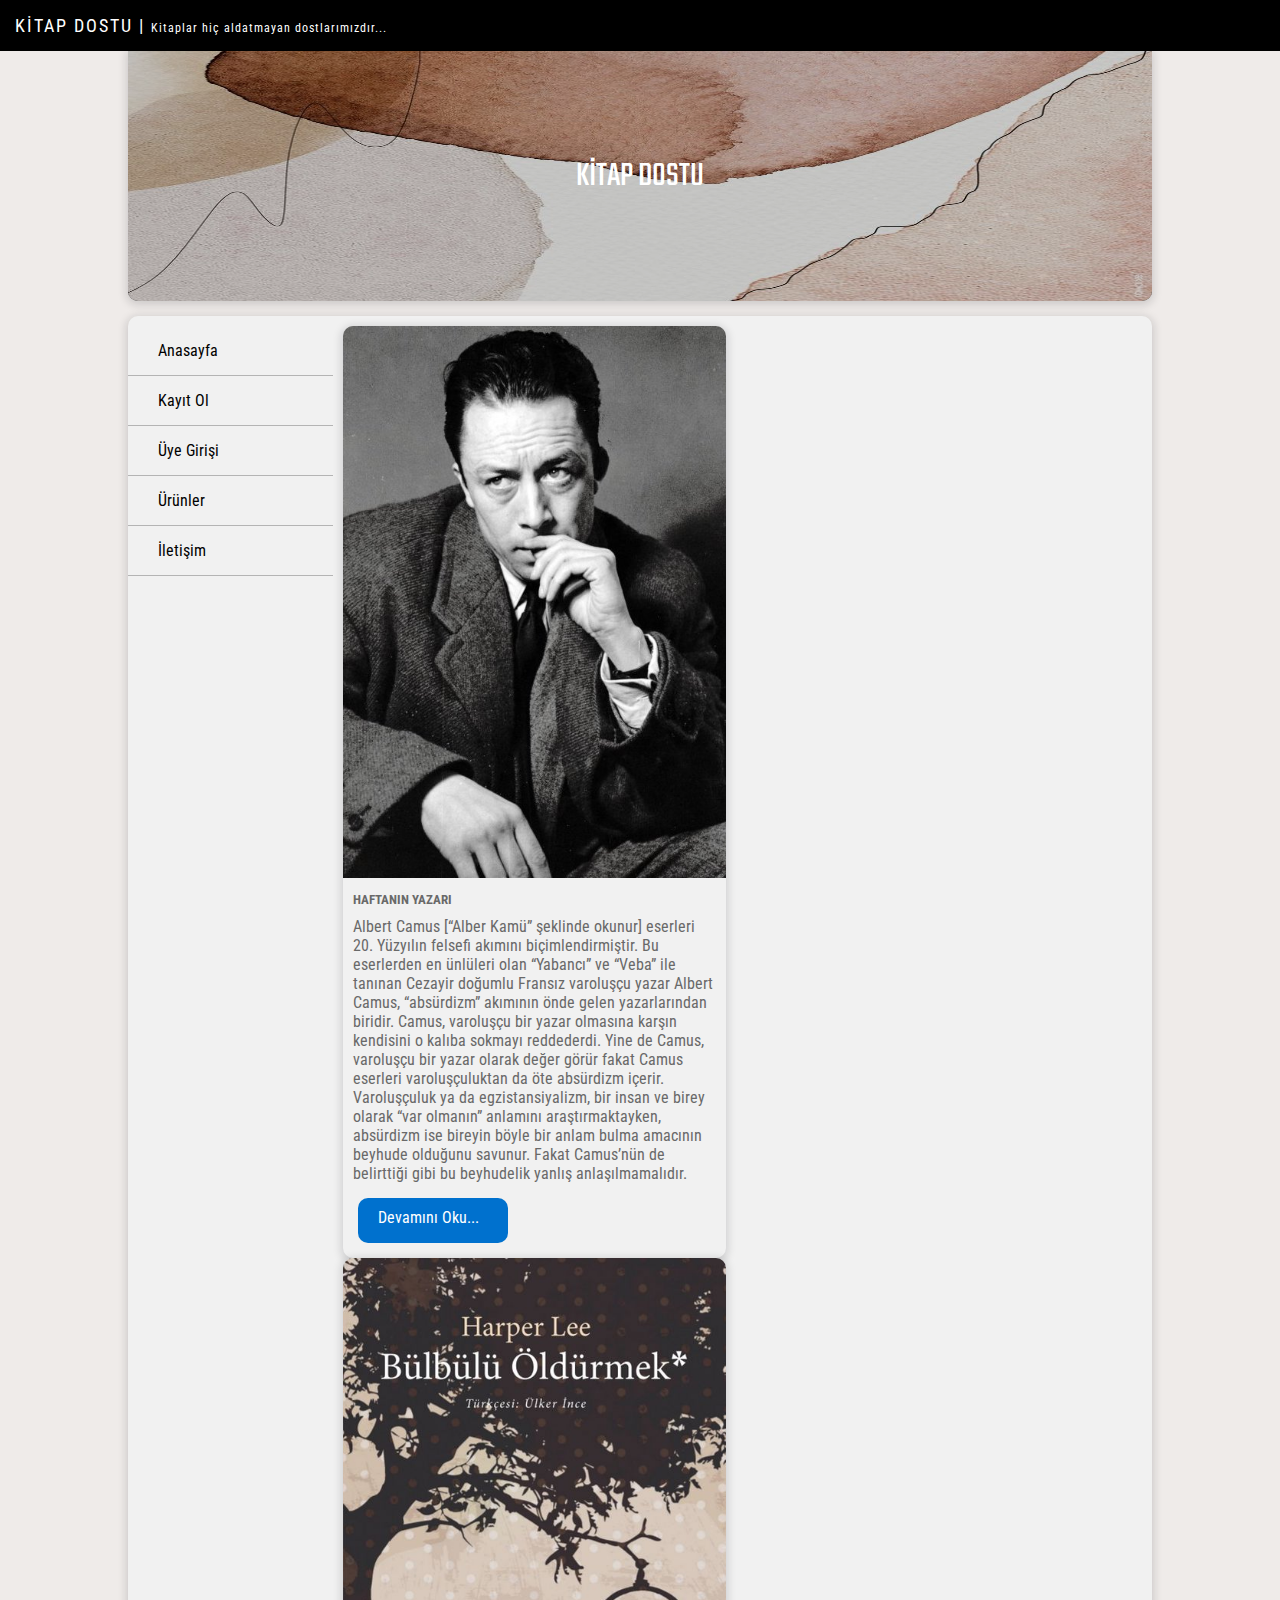
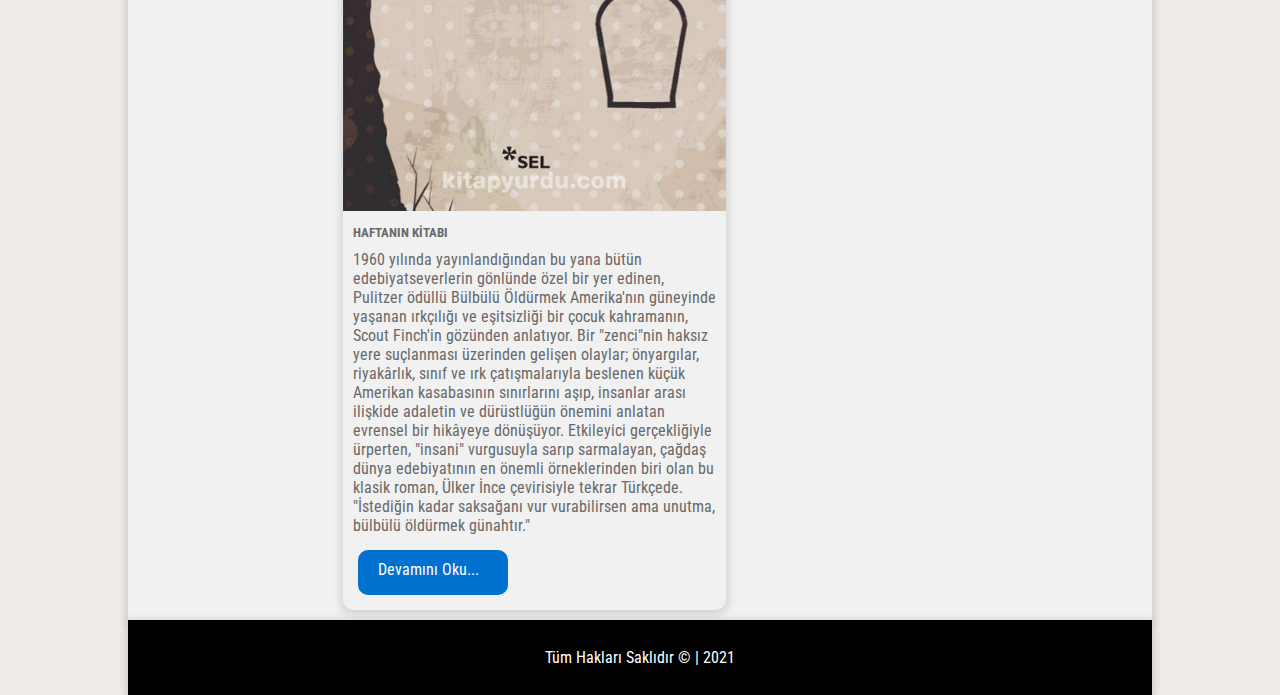
<file: index.html>
<!DOCTYPE html>
<html lang="en">
<head>
    <meta charset="UTF-8">
    <title>Anasayfa</title>
    <link rel="stylesheet" href="style.css">
    
    <link rel="preconnect" href="https://fonts.gstatic.com"> 
<link href="https://fonts.googleapis.com/css2?family=Roboto+Condensed:wght@300&display=swap" rel="stylesheet">
<link rel="stylesheet" href="https://use.fontawesome.com/releases/v5.0.13/css/all.css" integrity="sha384-DNOHZ68U8hZfKXOrtjWvjxusGo9WQnrNx2sqG0tfsghAvtVlRW3tvkXWZh58N9jp" crossorigin="anonymous">
<link rel="preconnect" href="https://fonts.gstatic.com"> 
<link rel="preconnect" href="https://fonts.gstatic.com"> 
<link href="https://fonts.googleapis.com/css2?family=Raleway&family=Teko:wght@300&display=swap" rel="stylesheet">

</head>
<body>
    
    <div id="social">
        <font> KİTAP DOSTU | <span>Kitaplar hiç aldatmayan dostlarımızdır...</span> </font>
    <i class="fas fa-search"></i>
    <i class="fab fa-facebook"></i>
    <i class="fab fa-instagram"></i>
    <i class="fab fa-twitter"></i>
    <i class="fab fa-google"></i>
    
    </div>
    
    <div id="container">
        
        <header>
        <img id= "headerResim" src="img/anasayfa.jpg" alt="">
        <div id="centered">KİTAP DOSTU</div></header>
        
        <section>
           
            <nav>
                <ul>
                    <li><a href="index.html"><i class="fas fa-home"></i>Anasayfa</a>
                    </li>
                    <li>
                        <a href="kayitol.html"><i class="fas fa-users"></i>Kayıt Ol</a>
                    </li>
                    <li>
                        <a href="uyegirisi.html"><i class="fas fa-user"></i>Üye Girişi</a>
                    </li>
                    <li>
                        <a href="urunler.html"><i class="fas fa-shopping-basket"></i>Ürünler</a>
                    </li>
                    <li>
                        <a href="iletisim.html"><i class="far fa-address-book"></i>İletişim</a>
                    </li>
                </ul>
                
                
            </nav>
            
            <main>
                <div class="icerik">
                    
                    <img src="img/haftaninyazari.jpg" alt="" class="rsm">
                    
                    <h5>HAFTANIN YAZARI</h5>
                    <p class="icerikText">Albert Camus [“Alber Kamü” şeklinde okunur] eserleri 20. Yüzyılın felsefi akımını biçimlendirmiştir. Bu eserlerden en ünlüleri olan “Yabancı” ve “Veba” ile tanınan Cezayir doğumlu Fransız varoluşçu yazar Albert Camus, “absürdizm” akımının önde gelen yazarlarından biridir. Camus, varoluşçu bir yazar olmasına karşın kendisini o kalıba sokmayı reddederdi. Yine de Camus, varoluşçu bir yazar olarak değer görür fakat Camus eserleri varoluşçuluktan da öte absürdizm içerir. Varoluşçuluk ya da egzistansiyalizm, bir insan ve birey olarak “var olmanın” anlamını araştırmaktayken, absürdizm ise bireyin böyle bir anlam bulma amacının beyhude olduğunu savunur. Fakat Camus’nün de belirttiği gibi bu beyhudelik yanlış anlaşılmamalıdır. </p>
                    
                    <a href="#" class="btnDevam">Devamını Oku...</a>
                    
                    
                    
                </div>
                
                <div class="icerik">
                    
                    <img src="img/haftaninkitabi.jpeg" alt="" class="rsm">
                    
                    <h5>HAFTANIN KİTABI</h5>
                    <p class="icerikText">1960 yılında yayınlandığından bu yana bütün edebiyatseverlerin gönlünde özel bir yer edinen, Pulitzer ödüllü Bülbülü Öldürmek Amerika'nın güneyinde yaşanan ırkçılığı ve eşitsizliği bir çocuk kahramanın, Scout Finch'in gözünden anlatıyor. Bir "zenci"nin haksız yere suçlanması üzerinden gelişen olaylar; önyargılar, riyakârlık, sınıf ve ırk çatışmalarıyla beslenen küçük Amerikan kasabasının sınırlarını aşıp, insanlar arası ilişkide adaletin ve dürüstlüğün önemini anlatan evrensel bir hikâyeye dönüşüyor. Etkileyici gerçekliğiyle ürperten, "insani" vurgusuyla sarıp sarmalayan, çağdaş dünya edebiyatının en önemli örneklerinden biri olan bu klasik roman, Ülker İnce çevirisiyle tekrar Türkçede. 
"İstediğin kadar saksağanı vur vurabilirsen ama unutma, bülbülü öldürmek günahtır."</p>
                    
                    <a href="#" class="btnDevam">Devamını Oku...</a>
                    
                    
                    
                </div>
                
                
                
            </main>
            
        </section>
        
        <footer>Tüm Hakları Saklıdır &copy; | 2021</footer>
        
        
    </div>
        
</body>
</html>
</file>
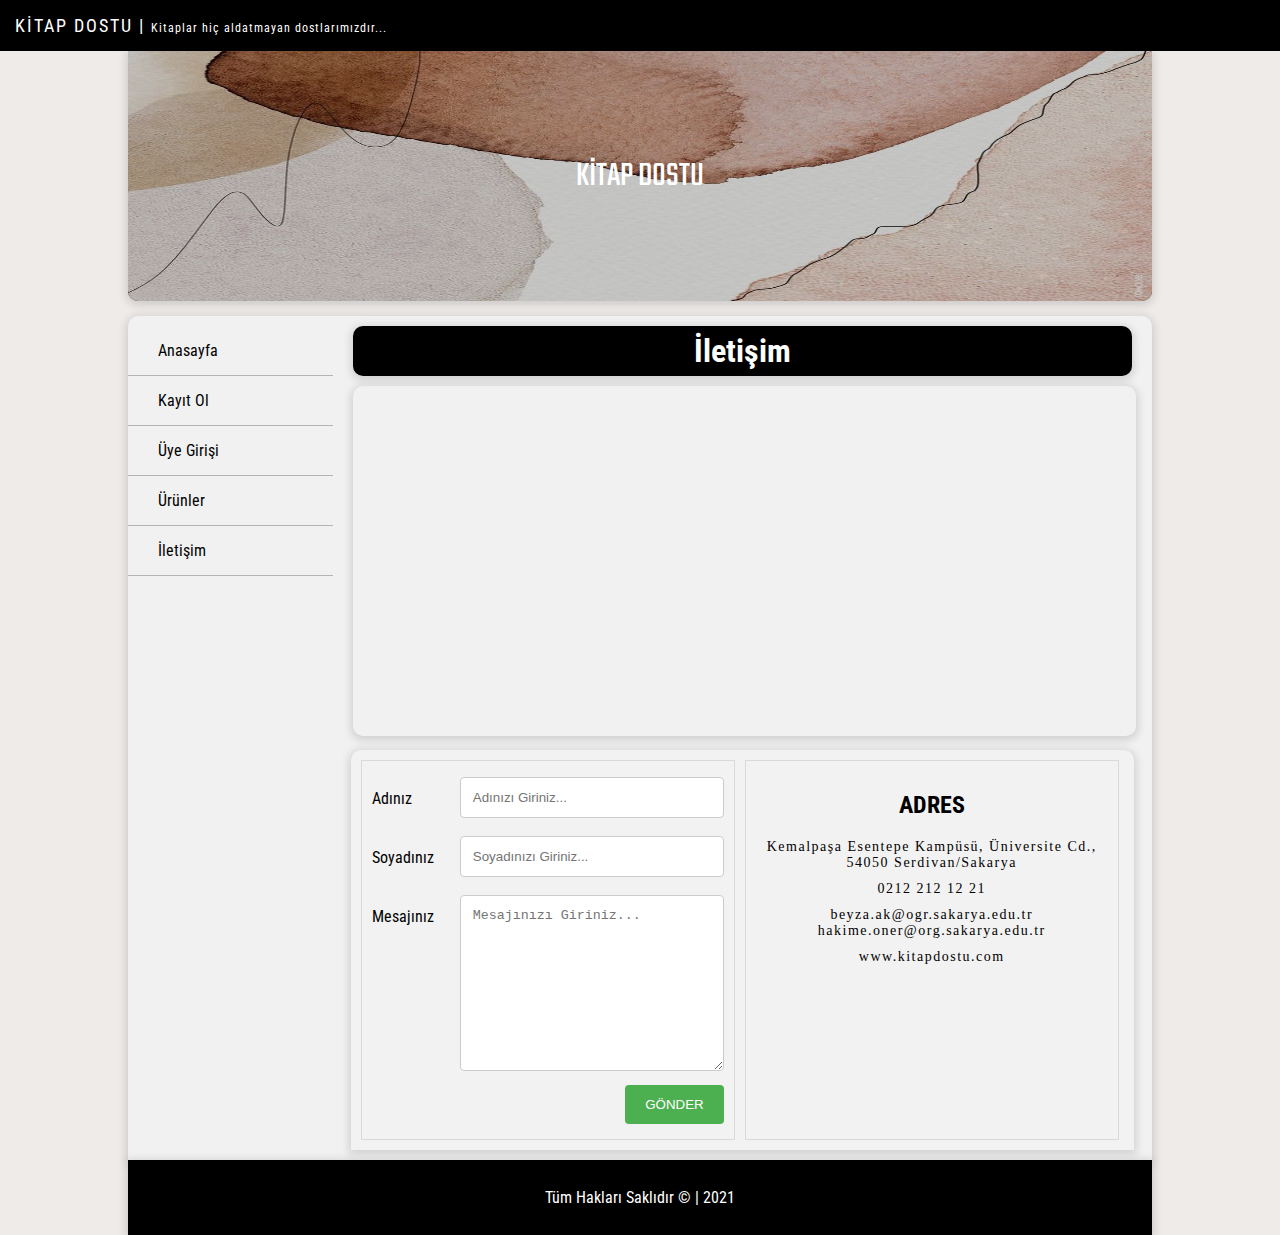
<file: iletisim.html>
<!DOCTYPE html>
<html lang="en">
<head>
    <meta charset="UTF-8">
    <title>İletişim</title>
    <link rel="stylesheet" href="style.css">
    
    <link rel="preconnect" href="https://fonts.gstatic.com"> 
<link href="https://fonts.googleapis.com/css2?family=Roboto+Condensed:wght@300&display=swap" rel="stylesheet">
<link rel="stylesheet" href="https://use.fontawesome.com/releases/v5.0.13/css/all.css" integrity="sha384-DNOHZ68U8hZfKXOrtjWvjxusGo9WQnrNx2sqG0tfsghAvtVlRW3tvkXWZh58N9jp" crossorigin="anonymous">
<link rel="preconnect" href="https://fonts.gstatic.com"> 
<link rel="preconnect" href="https://fonts.gstatic.com"> 
<link href="https://fonts.googleapis.com/css2?family=Raleway&family=Teko:wght@300&display=swap" rel="stylesheet">

</head>
<body>
    
    <div id="social">
        <font> KİTAP DOSTU | <span>Kitaplar hiç aldatmayan dostlarımızdır...</span> </font>
    <i class="fas fa-search"></i>
    <i class="fab fa-facebook"></i>
    <i class="fab fa-instagram"></i>
    <i class="fab fa-twitter"></i>
    <i class="fab fa-google"></i>
    
    </div>
    
    <div id="container">
        
        <header>
        <img id= "headerResim" src="img/anasayfa.jpg" alt="">
        <div id="centered">KİTAP DOSTU</div></header>
        
        <section>
           
            <nav>
                <ul>
                    <li><a href="index.html"><i class="fas fa-home"></i>Anasayfa</a>
                    </li>
                    <li>
                        <a href="kayitol.html"><i class="fas fa-users"></i>Kayıt Ol</a>
                    </li>
                    <li>
                        <a href="uyegirisi.html"><i class="fas fa-user"></i>Üye Girişi</a>
                    </li>
                    <li>
                        <a href="urunler.html"><i class="fas fa-shopping-basket"></i>Ürünler</a>
                    </li>
                    <li>
                        <a href="iletisim.html"><i class="far fa-address-book"></i>İletişim</a>
                    </li>
                </ul>
                
                
            </nav>
            
            <main>
                
                <h1>İletişim</h1>
                
                <iframe src="https://www.google.com/maps/embed?pb=!1m18!1m12!1m3!1d48361.459818998985!2d30.347188925016564!3d40.74901913190882!2m3!1f0!2f0!3f0!3m2!1i1024!2i768!4f13.1!3m3!1m2!1s0x14ccb2fad58e639f%3A0xb84f12f8c14f1221!2sSakarya!5e0!3m2!1str!2str!4v1610004526432!5m2!1str!2str" width="" height="" frameborder="0" style="border:0;" allowfullscreen="" aria-hidden="false" tabindex="0"></iframe>
                
                <section class="section1">
                    
                    <div class="form">
                        
                        <div class="row">
                            
                            <div class="col25">
                                <label for="">Adınız</label>
                            </div>
                            
                            <div class="col75">
                                <input type="text" placeholder="Adınızı Giriniz...">
                            </div>
                            
                        </div>
                        
                        <div class="row">
                            
                            <div class="col25">
                                <label for="">Soyadınız</label>
                            </div>
                            
                            <div class="col75">
                                <input type="text" placeholder="Soyadınızı Giriniz...">
                            </div>
                            
                        </div>
                        
                        <div class="row">
                            
                            <div class="col25">
                                <label for="">Mesajınız</label>
                            </div>
                            
                            <div class="col75">
                                <textarea name="" id="" cols="30" rows="10" placeholder="Mesajınızı Giriniz..."></textarea>
                            </div>
                            
                        </div>
                        
                        <div class="row">
                            
                            <input type="submit" value="GÖNDER">
                            
                        </div>
                    </div>
                    
                    
                    <div class="adres">
                        
                        <h2>ADRES</h2>
                        
                        <span class="span1">
                            Kemalpaşa Esentepe Kampüsü, Üniversite Cd., 54050 Serdivan/Sakarya
                        </span>
                        
                        <span class="span1">
                            0212 212 12 21
                        </span>
                        
                        <span class="span1">
                            beyza.ak@ogr.sakarya.edu.tr  hakime.oner@org.sakarya.edu.tr
			    
                        </span>
                        
                        
                        <span class="span1">
                            www.kitapdostu.com
                        </span>
                    
                    </div>
                </section>
            </main>
            
        </section>
        
        <footer>Tüm Hakları Saklıdır &copy; | 2021</footer>
        
        
    </div>
        
</body>
</html>
</file>
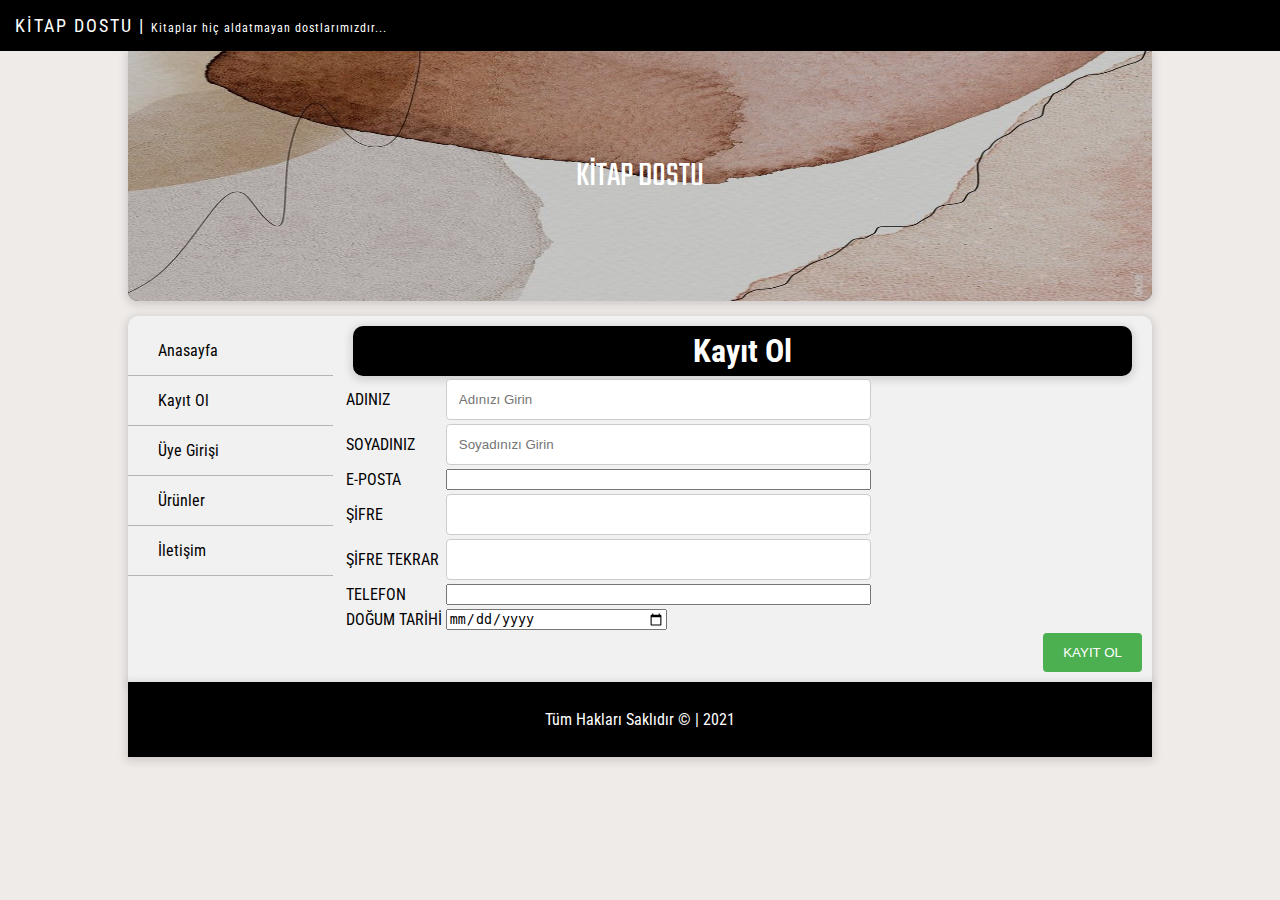
<file: kayitol.html>
<!DOCTYPE html>
<html lang="en">
<head>
    <meta charset="UTF-8">
    <title>İletişim</title>
    <link rel="stylesheet" href="style.css">
    
    <link rel="preconnect" href="https://fonts.gstatic.com"> 
<link href="https://fonts.googleapis.com/css2?family=Roboto+Condensed:wght@300&display=swap" rel="stylesheet">
<link rel="stylesheet" href="https://use.fontawesome.com/releases/v5.0.13/css/all.css" integrity="sha384-DNOHZ68U8hZfKXOrtjWvjxusGo9WQnrNx2sqG0tfsghAvtVlRW3tvkXWZh58N9jp" crossorigin="anonymous">
<link rel="preconnect" href="https://fonts.gstatic.com"> 
<link rel="preconnect" href="https://fonts.gstatic.com"> 
<link href="https://fonts.googleapis.com/css2?family=Raleway&family=Teko:wght@300&display=swap" rel="stylesheet">

</head>
<body>
    
    <div id="social">
        <font> KİTAP DOSTU | <span>Kitaplar hiç aldatmayan dostlarımızdır...</span> </font>
    <i class="fas fa-search"></i>
    <i class="fab fa-facebook"></i>
    <i class="fab fa-instagram"></i>
    <i class="fab fa-twitter"></i>
    <i class="fab fa-google"></i>
    
    </div>
    
    <div id="container">
        
        <header>
        <img id= "headerResim" src="img/anasayfa.jpg" alt="">
        <div id="centered">KİTAP DOSTU</div></header>
        
        <section>
           
            <nav>
                <ul>
                    <li><a href="index.html"><i class="fas fa-home"></i>Anasayfa</a>
                    </li>
                    <li>
                        <a href="kayitol.html"><i class="fas fa-users"></i>Kayıt Ol</a>
                    </li>
                    <li>
                        <a href="uyegirisi.html"><i class="fas fa-user"></i>Üye Girişi</a>
                    </li>
                    <li>
                        <a href="urunler.html"><i class="fas fa-shopping-basket"></i>Ürünler</a>
                    </li>
                    <li>
                        <a href="iletisim.html"><i class="far fa-address-book"></i>İletişim</a>
                    </li>
                </ul>
                
                
            </nav>
            
            <main>
                
                <h1>Kayıt Ol</h1>
                <table border="0">
<tr>

<td>ADINIZ</td>
<td>
<input type="text" name="" placeholder="Adınızı Girin" size="40" required/>
</td>
</tr>
<tr>

<td>SOYADINIZ</td>
<td>
<input type="text" name="" placeholder="Soyadınızı Girin" size="40" required/>
</td>
</tr>
<tr>

<td>E-POSTA</td>
<td>
<input type="email" name="" size="50" required/>
</td>
</tr>
<tr>

<td>ŞİFRE</td>
<td>
<input type="password" name="" size="40" required/>
</td>
</tr>
<tr>

<td>ŞİFRE TEKRAR</td>
<td>
<input type="password" name="" size="40" required/>
</td>
</tr>
<tr>

<td>TELEFON</td>
<td>
<input type="tel" name="" size="50" required/>
</td>
</tr>

<tr>
		
<td>DOĞUM TARİHİ</td>
<td>
<input type="date" name="" style="width:52%" size="50" required/>
</td>
</tr>
       
</table>
               <input type="submit" value="KAYIT OL">
                
            </main>
            
        </section>
        
        <footer>Tüm Hakları Saklıdır &copy; | 2021</footer>
        
        
    </div>
        
</body>
</html>
</file>
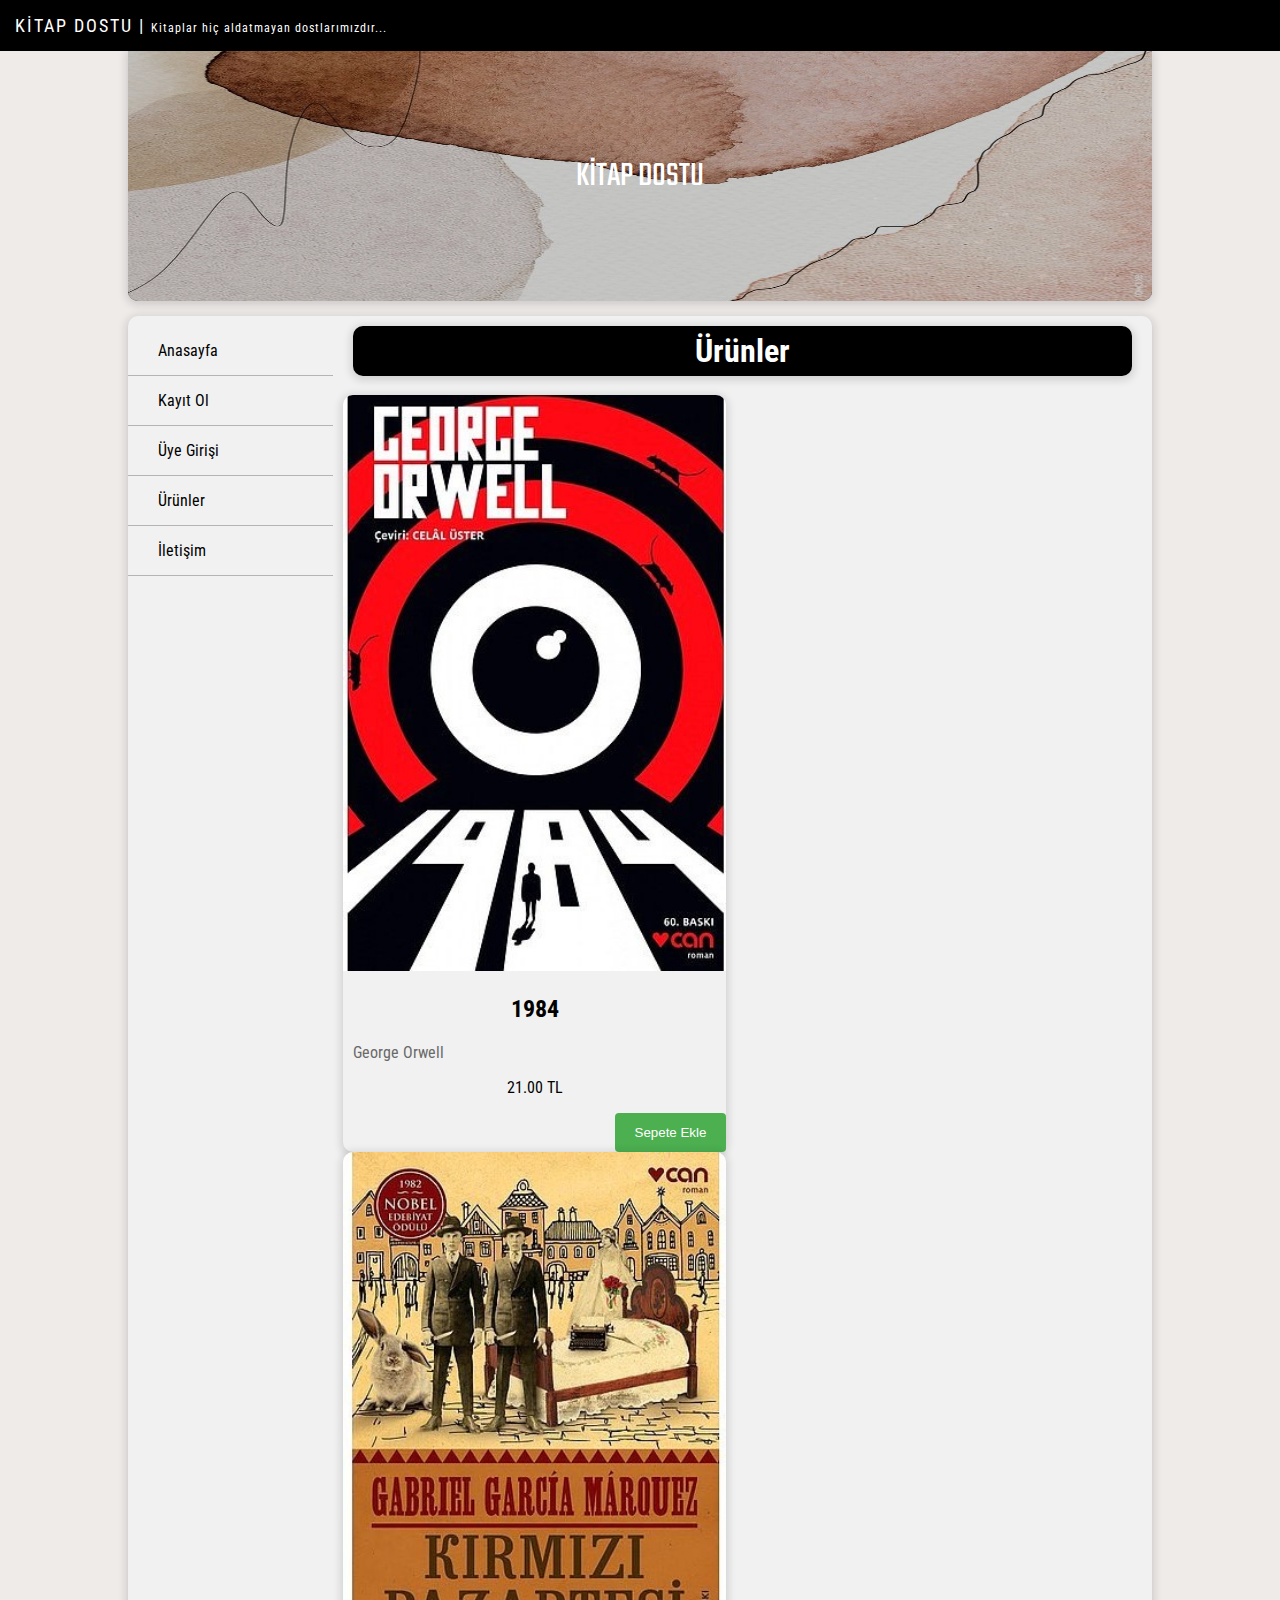
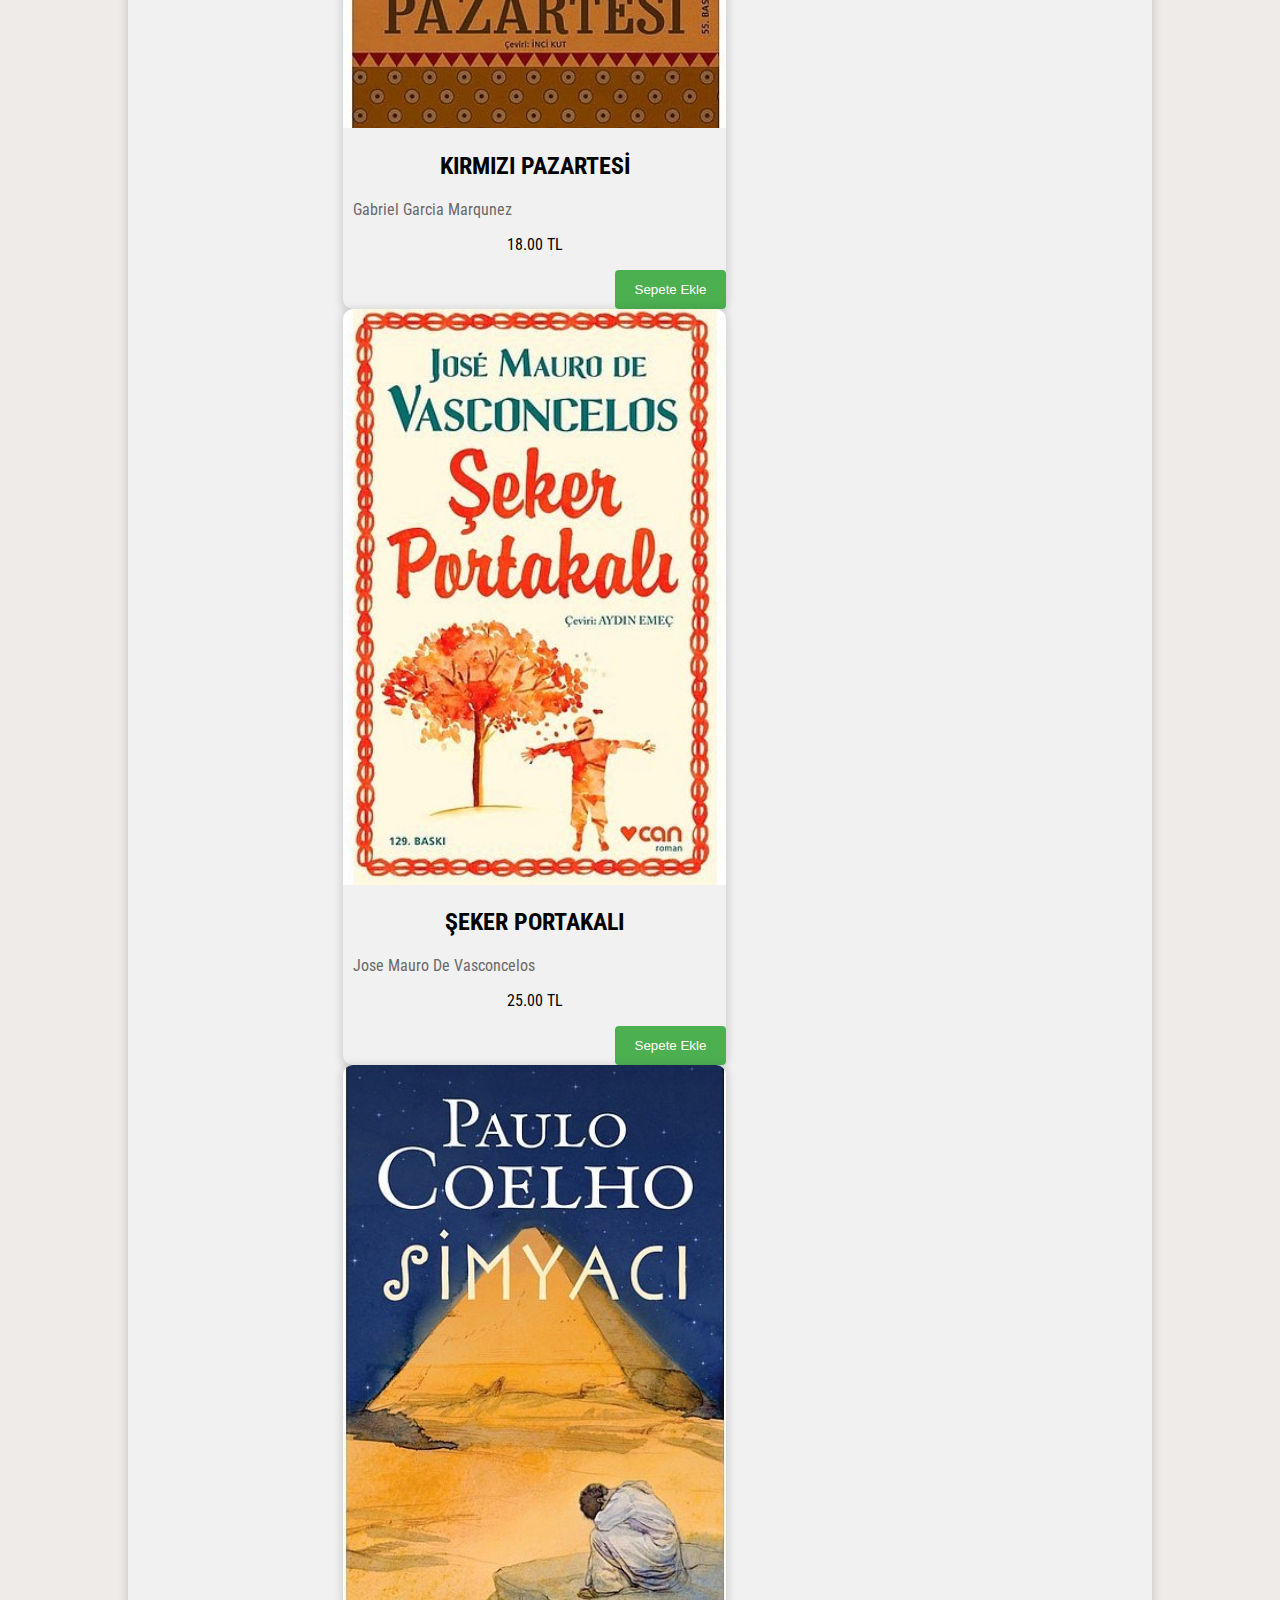
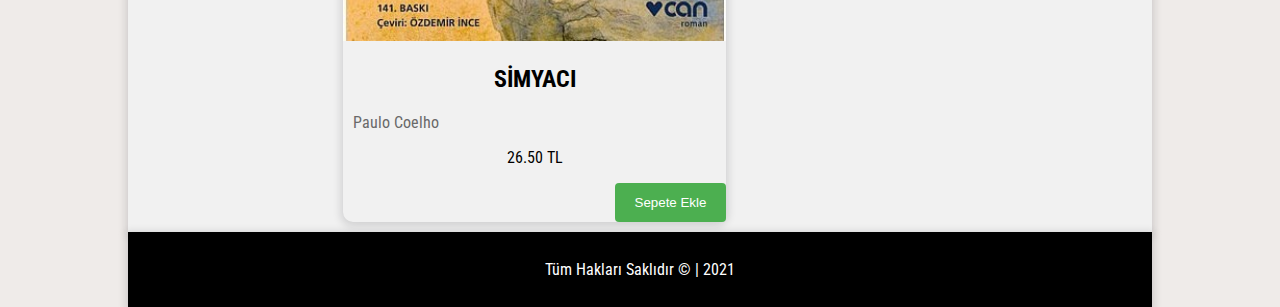
<file: urunler.html>
<!DOCTYPE html>
<html lang="en">
<head>
    <meta charset="UTF-8">
    <title>İletişim</title>
    <link rel="stylesheet" href="style.css">
    
    <link rel="preconnect" href="https://fonts.gstatic.com"> 
<link href="https://fonts.googleapis.com/css2?family=Roboto+Condensed:wght@300&display=swap" rel="stylesheet">
<link rel="stylesheet" href="https://use.fontawesome.com/releases/v5.0.13/css/all.css" integrity="sha384-DNOHZ68U8hZfKXOrtjWvjxusGo9WQnrNx2sqG0tfsghAvtVlRW3tvkXWZh58N9jp" crossorigin="anonymous">
<link rel="preconnect" href="https://fonts.gstatic.com"> 
<link rel="preconnect" href="https://fonts.gstatic.com"> 
<link href="https://fonts.googleapis.com/css2?family=Raleway&family=Teko:wght@300&display=swap" rel="stylesheet">

</head>
<body>
    
    <div id="social">
        <font> KİTAP DOSTU | <span>Kitaplar hiç aldatmayan dostlarımızdır...</span> </font>
    <i class="fas fa-search"></i>
    <i class="fab fa-facebook"></i>
    <i class="fab fa-instagram"></i>
    <i class="fab fa-twitter"></i>
    <i class="fab fa-google"></i>
    
    </div>
    
    <div id="container">
        
        <header>
        <img id= "headerResim" src="img/anasayfa.jpg" alt="">
        <div id="centered">KİTAP DOSTU</div></header>
        
        <section>
           
            <nav>
                <ul>
                    <li><a href="index.html"><i class="fas fa-home"></i>Anasayfa</a>
                    </li>
                    <li>
                        <a href="kayitol.html"><i class="fas fa-users"></i>Kayıt Ol</a>
                    </li>
                    <li>
                        <a href="uyegirisi.html"><i class="fas fa-user"></i>Üye Girişi</a>
                    </li>
                    <li>
                        <a href="urunler.html"><i class="fas fa-shopping-basket"></i>Ürünler</a>
                    </li>
                    <li>
                        <a href="iletisim.html"><i class="far fa-address-book"></i>İletişim</a>
                    </li>
                </ul>
                
                
            </nav>
            
            <main>
                
                <h1>Ürünler</h1>
                <br>
                
                <div class="icerik">
                <img src="img/1984.jpg" alt="" class="rsm">
                <h2>1984</h2>
                <p class="icerikText">George Orwell </p>
                <div align="center"><p>21.00 TL</p> </div>
                <input type="submit" value="Sepete Ekle">
                </div>
                
                <div class="icerik">
                <img src="img/kirmizipazartesi.jpg" alt="" class="rsm">
                <h2>KIRMIZI PAZARTESİ </h2> 
                <p class="icerikText">Gabriel Garcia Marqunez </p>
                <div align="center"><p>18.00 TL</p> </div>
                <input type="submit" value="Sepete Ekle">
                </div>
                
                <div class="icerik">
                <img src="img/sekerportakali.jpg" alt="" class="rsm">
                <h2>ŞEKER PORTAKALI</h2>
                <p class="icerikText">Jose Mauro De Vasconcelos </p>
                <div align="center"><p>25.00 TL</p> </div>
                <input type="submit" value="Sepete Ekle">
                </div>
                
                <div class="icerik">
                <img src="img/simyaci.jpg" alt="" class="rsm">
                <h2>SİMYACI</h2>
                <p class="icerikText">Paulo Coelho </p>
                <div align="center"><p>26.50 TL</p> </div>
                <input type="submit" value="Sepete Ekle">
                </div>

            </main>
            
        </section>
        
        <footer>Tüm Hakları Saklıdır &copy; | 2021</footer>
        
        
    </div>
        
</body>
</html>
</file>
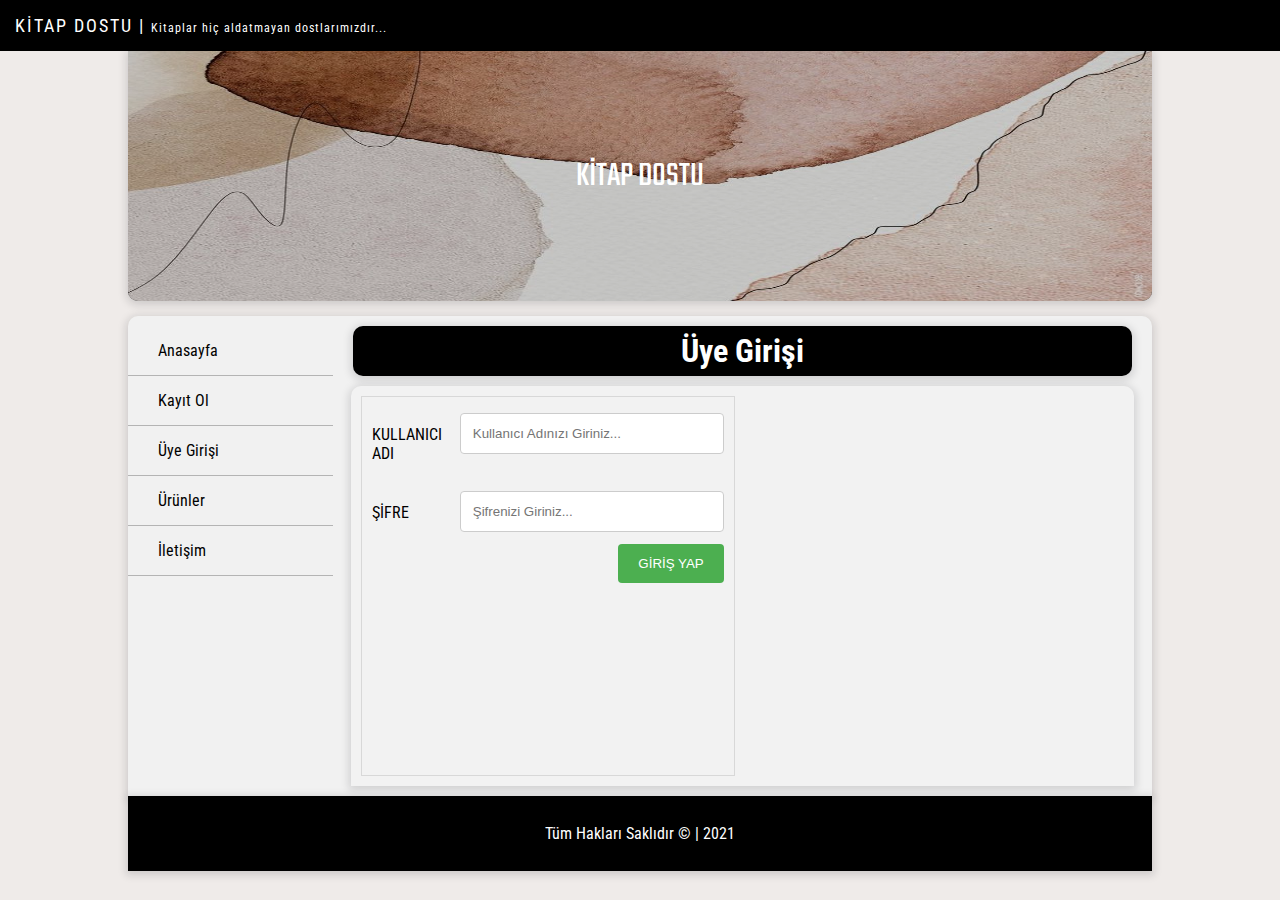
<file: uyegirisi.html>
<!DOCTYPE html>
<html lang="en">
<head>
    <meta charset="UTF-8">
    <title>İletişim</title>
    <link rel="stylesheet" href="style.css">
    
    <link rel="preconnect" href="https://fonts.gstatic.com"> 
<link href="https://fonts.googleapis.com/css2?family=Roboto+Condensed:wght@300&display=swap" rel="stylesheet">
<link rel="stylesheet" href="https://use.fontawesome.com/releases/v5.0.13/css/all.css" integrity="sha384-DNOHZ68U8hZfKXOrtjWvjxusGo9WQnrNx2sqG0tfsghAvtVlRW3tvkXWZh58N9jp" crossorigin="anonymous">
<link rel="preconnect" href="https://fonts.gstatic.com"> 
<link rel="preconnect" href="https://fonts.gstatic.com"> 
<link href="https://fonts.googleapis.com/css2?family=Raleway&family=Teko:wght@300&display=swap" rel="stylesheet">

</head>
<body>
    
    <div id="social">
        <font> KİTAP DOSTU | <span>Kitaplar hiç aldatmayan dostlarımızdır...</span> </font>
    <i class="fas fa-search"></i>
    <i class="fab fa-facebook"></i>
    <i class="fab fa-instagram"></i>
    <i class="fab fa-twitter"></i>
    <i class="fab fa-google"></i>
    
    </div>
    
    <div id="container">
        
        <header>
        <img id= "headerResim" src="img/anasayfa.jpg" alt="">
        <div id="centered">KİTAP DOSTU</div></header>
        
        <section>
           
            <nav>
                <ul>
                    <li><a href="index.html"><i class="fas fa-home"></i>Anasayfa</a>
                    </li>
                    <li>
                        <a href="kayitol.html"><i class="fas fa-users"></i>Kayıt Ol</a>
                    </li>
                    <li>
                        <a href="uyegirisi.html"><i class="fas fa-user"></i>Üye Girişi</a>
                    </li>
                    <li>
                        <a href="urunler.html"><i class="fas fa-shopping-basket"></i>Ürünler</a>
                    </li>
                    <li>
                        <a href="iletisim.html"><i class="far fa-address-book"></i>İletişim</a>
                    </li>
                </ul>
                
                
            </nav>
            
            <main>
                
                <h1>Üye Girişi</h1>
               
                
                <section class="section1">
                    
                    <div class="form">
                        
                        <div class="row">
                            
                            <div class="col25">
                                <label for="">KULLANICI ADI</label>
                            </div>
                            
                            <div class="col75">
                                <input type="text" placeholder="Kullanıcı Adınızı Giriniz...">
                            </div>
                            
                        </div>
                        
                        <div class="row">
                            
                            <div class="col25">
                                <label for="">ŞİFRE</label>
                            </div>
                            
                            <div class="col75">
                                <input type="password" placeholder="Şifrenizi Giriniz...">
                            </div>
                            
                        </div>
                        
                        
                        
                        <div class="row">
                            
                            <input type="submit" value="GİRİŞ YAP">
                            
                        </div>
                    </div>
                    
                    
                </section>
                
            </main>
            
        </section>
        
        <footer>Tüm Hakları Saklıdır &copy; | 2021</footer>
        
        
    </div>
        
</body>
</html>
</file>
<file: style.css>
*{
    box-sizing: border-box;
}

body{
    margin: 0;
    padding: 0;
    background-color:#EFEBE9;
    font-family: 'Roboto Condensed', sans-serif;
}

#social{
    background-color: black;
    color: white;
    height: :55px;
    width: 100%;
    position: sticky;
    top: 0;
    z-index: 1;
    font-size: 18px;
    text-align: right ;
    padding: 15px;
    
}

font{
    float: left;
    letter-spacing: 2px;
}

span{
    font-size: 12px;
    letter-spacing: 1px;
}

#social>i{
    margin-right: 15px;
}

#social>i:hover{
     opacity:0.8;
}

#container{
    width: 80%;
    margin: auto;
    height: auto;
}
    
header{
    width: 100%;
    height: 250px;
    box-shadow: 0 2px 8px 2px rgba(20, 23, 28, .15);
    border-bottom-left-radius: 10px;
    border-bottom-right-radius: 10px;
    position: relative;
    color: white;
    font-family: 'Teko', sans-serif;
    font-size: 35px;
    background-color: black;
    margin-bottom: 5px;
}

#headerResim{
    width: 100%;
    height: 250px;
    border-bottom-left-radius: 10px;
    border-bottom-right-radius: 10px;
    opacity: 0.8;
}

#centered{
    position: absolute;
    top: 50%;
    left: 50%;
    transform: translate(-50%, -50%);
}

section{
    width: 100%;
    height: auto;
    background-color: #f1f1f1;
    border-top-left-radius: 10px;
    border-top-right-radius: 10px;
    box-shadow: 0 2px 8px 2px rgba(20, 23, 28, .15);
    margin-top: 15px;
    overflow: auto;
}

nav{
    width: 20%;
    float: left;
    margin-top: 10px;
    height: auto;
}

nav ul{
    width: auto;
    height: 100%;
    margin: 0;
    padding: 0; 
}

nav li{
    list-style-type: none;
}

nav li a{
    height: 50px;
    line-height: 50px;
    text-decoration: none;
    color: black;
    border-bottom: 1px solid #b4b4b4;
    padding-left: 20px;
    display: block;
}

nov li a:hover{
    color: white;
    background-color: #adadad;
    
}

i{
    margin-right: 10px;
}

main{
    float: left;
    height: auto;
    width: 80%;
    padding: 10px;
}

.icerik{
    width: 48%;
    height: auto;
    display: inline-block;
    margin-right: 15px;
    border-radius: 10px;
    box-shadow: 0 2px 8px 2px rgba(20, 23, 28, .15);
    
}

.rsm{
    width: 100%;
    border-top-left-radius: 10px;
    border-top-right-radius: 10px;
    
}

h5{
    margin: 10px;
    color: dimgray;
}

.icerikText{
    margin: 10px;
    color: dimgray;
}

.btnDevam:link{
    display: block;
    width: 150px;
    height: 45px;
    padding: 10px 20px;
    background-color: #0071ce;
    color:white;
    text-decoration: none;
    margin: 15px;
    border-radius:10px;
    
}

.btnDevam:hover{
    opacity: 0.8;
}

footer{
    width: 100%;
    height: 75px;
    background-color: black;
    color: white;
    line-height: 75px;
    text-align: center;
    box-shadow: 0 2px 8px 2px rgba(20, 23, 28, .15);
}

h1{
    text-align: center;
    background-color: black;
    color: white;
    height: 50px;
    line-height: 50px;
    margin: 0 10px;
    border-radius: 10px;
    box-shadow: 0 2px 8px 2px rgba(20, 23, 28, .15);
}

iframe{
    width: 98%;
    height: 350px;
    border-radius: 10px;
    margin-top: 10px;
    box-shadow: 0 2px 8px 2px rgba(20, 23, 28, .15);
    margin-left: 10px;
}

.section1{
    width: 98%;
    height: auto;
    margin: auto;
    margin-top: 10px;
    background-color: #f2f2f2;
    padding:10px;
}

.form{
    width: 49%;
    float: left;
    height: 380px;
    border: 1px solid #d8d8d8;
    padding: 10px;
    margin-right: 10px;
    
}

.col25{
    width: 25%;
    float: left;
    margin-top: 6px;
    
}

.col75{
    width: 75%;
    float: left;
    margin-top: 6px;
    
}

label{
    padding: 12px 12px 12px 0;
    display: inline-block;
    
}

input[type=text], textarea{
    width: 100%;
    padding: 12px;
    border: 1px solid #ccc;
    border-radius: 4px;
}
input[type=password], textarea{
    width: 100%;
    padding: 12px;
    border: 1px solid #ccc;
    border-radius: 4px;
}

.row:after{
    content: "";
    clear: both;
    display: block;
    padding: 5px;
}

input[type=submit]{
    background-color: #4CAF50;
    color: white;
    padding: 12px 20px;
    border: none;
    border-radius: 4px;
    float: right;
}

.adres{
    width: 49%;
    float: left;
    height: 380px;
    border: 1px solid #d8d8d8;
    padding: 10px;
    
}

h2{
    text-align: center;
}

.span1{
    display: block;
    font-family: Calibri;
    margin: 10px;
    letter-spacing: 1.5px;
    text-align: center;
    font-size: 14px;    
}
</file>
